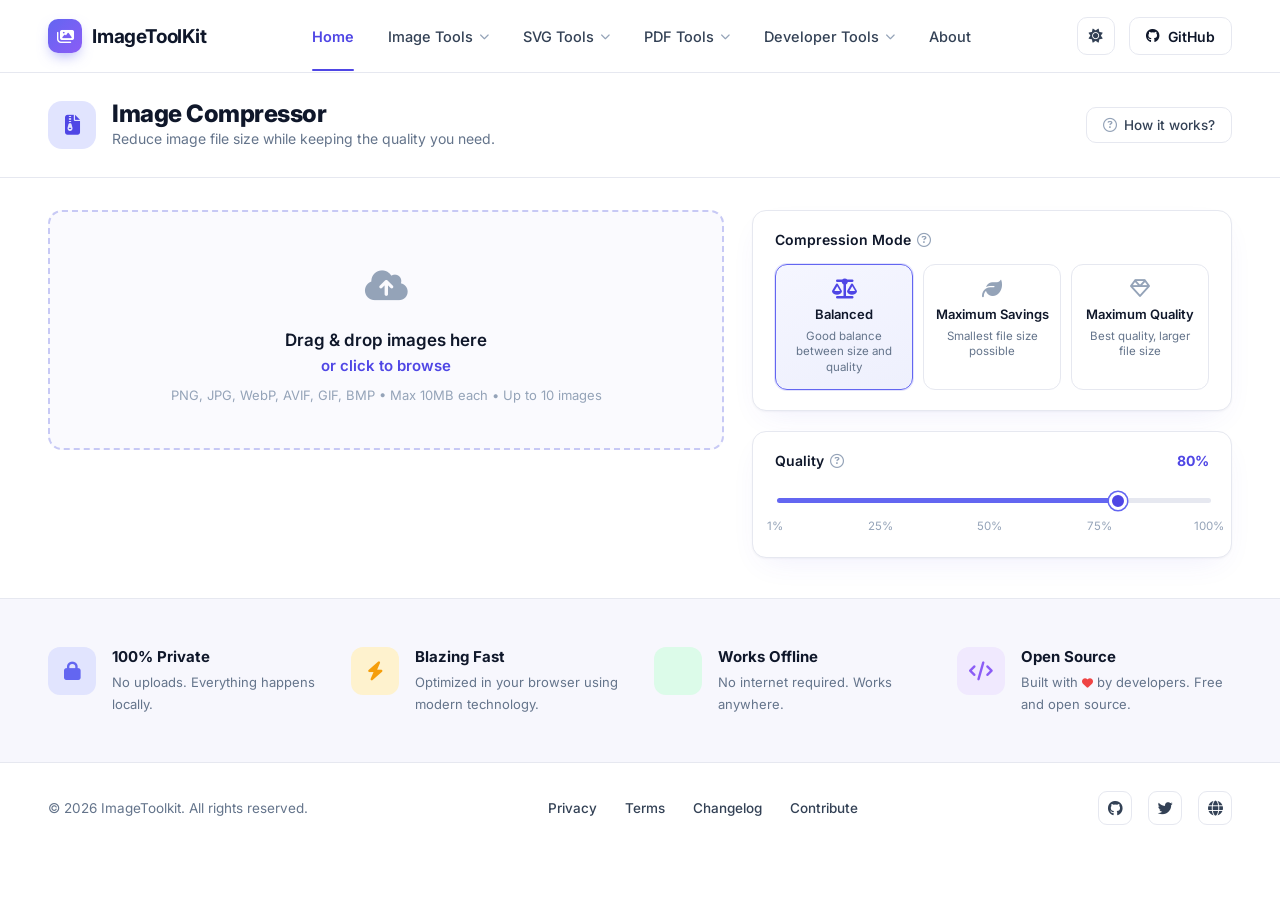
<file: Compressor/compressor.html>
<!DOCTYPE html>
<html lang="en">

<head>
    <meta charset="UTF-8" />
    <meta name="viewport" content="width=device-width, initial-scale=1.0" />
    <title>Image Compressor — ImageToolKit</title>
    <meta name="description"
        content="Compress PNG, JPG, WebP, and AVIF images directly in your browser. Free, private, and blazing fast. No uploads required." />
    <link rel="preconnect" href="https://fonts.googleapis.com" />
    <link rel="preconnect" href="https://fonts.gstatic.com" crossorigin />
    <link href="https://fonts.googleapis.com/css2?family=Inter:wght@400;500;600;700;800&display=swap"
        rel="stylesheet" />
    <link rel="stylesheet" href="https://cdnjs.cloudflare.com/ajax/libs/font-awesome/6.5.0/css/all.min.css" />
    <!-- Global styles (color system) -->
    <link rel="stylesheet" href="../style.css" />
    <!-- Compressor-specific styles -->
    <link rel="stylesheet" href="compressor.css" />
</head>

<body>

    <!-- ============ HEADER PLACEHOLDER ============ -->
    <div id="header-placeholder"></div>
    <script src="../Header/header.js"></script>

    <!-- ============ MAIN ============ -->
    <main>

        <!-- ---- Page Title Bar ---- -->
        <section class="tool-title-bar">
            <div class="container ttb-inner">
                <div class="ttb-left">
                    <div class="tool-icon-wrap">
                        <i class="fa-solid fa-file-zipper"></i>
                    </div>
                    <div class="ttb-text">
                        <h1 class="ttb-heading">Image Compressor</h1>
                        <p class="ttb-sub">Reduce image file size while keeping the quality you need.</p>
                    </div>
                </div>
                <button class="how-it-works-btn" id="howItWorksBtn" aria-label="How it works">
                    <i class="fa-regular fa-circle-question"></i>
                    How it works?
                </button>
            </div>
        </section>

        <!-- ---- Tool Area ---- -->
        <section class="tool-section">
            <div class="container tool-grid">

                <!-- LEFT: Drop Zone -->
                <div class="dropzone-wrap">
                    <div class="dropzone" id="dropzone" role="button" tabindex="0"
                        aria-label="Drop zone for image upload">
                        <div class="dz-inner">
                            <div class="dz-icon">
                                <i class="fa-solid fa-cloud-arrow-up"></i>
                            </div>
                            <p class="dz-heading">Drag &amp; drop images here</p>
                            <label class="dz-browse" for="fileInput">or click to browse</label>
                            <input type="file" id="fileInput" multiple
                                accept="image/png,image/jpeg,image/webp,image/avif,image/gif,image/bmp" hidden />
                            <p class="dz-formats">PNG, JPG, WebP, AVIF, GIF, BMP &bull; Max 10MB each &bull; Up to 10
                                images</p>
                        </div>
                    </div>
                </div>

                <!-- RIGHT: Controls Panel -->
                <div class="controls-panel">

                    <!-- Compression Mode -->
                    <div class="cp-block">
                        <div class="cp-block-header">
                            <span class="cp-label">Compression Mode</span>
                            <button class="info-btn" aria-label="Info about compression mode"><i
                                    class="fa-regular fa-circle-question"></i></button>
                        </div>
                        <div class="mode-cards" id="modeCards">
                            <button class="mode-card active" data-mode="balanced" id="modeBalanced">
                                <i class="fa-solid fa-scale-balanced"></i>
                                <strong>Balanced</strong>
                                <span>Good balance between size and quality</span>
                            </button>
                            <button class="mode-card" data-mode="max-savings" id="modeMaxSavings">
                                <i class="fa-solid fa-leaf"></i>
                                <strong>Maximum Savings</strong>
                                <span>Smallest file size possible</span>
                            </button>
                            <button class="mode-card" data-mode="max-quality" id="modeMaxQuality">
                                <i class="fa-regular fa-gem"></i>
                                <strong>Maximum Quality</strong>
                                <span>Best quality, larger file size</span>
                            </button>
                        </div>
                    </div>

                    <!-- Quality Slider -->
                    <div class="cp-block">
                        <div class="quality-header">
                            <span class="cp-label">Quality</span>
                            <button class="info-btn" aria-label="Info about quality"><i
                                    class="fa-regular fa-circle-question"></i></button>
                            <span class="quality-display" id="qualityDisplay">80%</span>
                        </div>
                        <div class="slider-track-wrap">
                            <input type="range" id="qualitySlider" min="1" max="100" value="80"
                                aria-label="Compression quality" />
                        </div>
                        <div class="slider-labels">
                            <span data-value="1">1%</span>
                            <span data-value="25">25%</span>
                            <span data-value="50">50%</span>
                            <span data-value="75">75%</span>
                            <span data-value="100">100%</span>
                        </div>
                    </div>

                </div>
            </div>
        </section>

        <!-- ---- Image List + Summary ---- -->
        <section class="list-section" id="listSection" hidden>
            <div class="container list-grid">

                <!-- Image Table -->
                <div class="image-table-wrap">
                    <div class="image-table-header">
                        <h2 class="it-heading" id="imageCountHeading">Added Images (0)</h2>
                        <button class="clear-all-btn" id="clearAllBtn" title="Remove all images">
                            <i class="fa-regular fa-trash-can"></i> Clear All
                        </button>
                    </div>

                    <div class="it-table-container">
                        <table class="it-table" id="imageTable">
                            <thead>
                                <tr>
                                    <th class="col-preview">Preview</th>
                                    <th class="col-name">File Name</th>
                                    <th class="col-orig">Original Size</th>
                                    <th class="col-est">Estimated Size</th>
                                    <th class="col-save">Savings</th>
                                    <th class="col-status">Status</th>
                                    <th class="col-actions">Actions</th>
                                </tr>
                            </thead>
                            <tbody id="imageTableBody">
                                <!-- rows injected by JS -->
                            </tbody>
                        </table>
                    </div>
                </div>

                <!-- Compression Summary -->
                <div class="summary-panel" id="summaryPanel">
                    <h3 class="summary-title">Compression Summary</h3>

                    <div class="summary-rows">
                        <div class="summary-row">
                            <span class="sr-label">Original Total Size</span>
                            <span class="sr-value" id="sumOriginal">0 KB</span>
                        </div>
                        <div class="summary-row">
                            <span class="sr-label">Estimated Total Size</span>
                            <span class="sr-value" id="sumEstimated">0 KB</span>
                        </div>
                        <div class="summary-row savings-row">
                            <span class="sr-label">Total Savings</span>
                            <span class="sr-value savings-value" id="sumSavings">0 KB (0%)</span>
                        </div>
                    </div>

                    <div class="privacy-note">
                        <i class="fa-solid fa-circle-info"></i>
                        <p>All images are processed in your browser. Your files never leave your device.</p>
                    </div>

                    <button class="btn-compress" id="compressBtn" disabled>
                        <i class="fa-solid fa-bolt"></i>
                        Compress Images
                    </button>
                    <button class="btn-download-all" id="downloadAllBtn" disabled>
                        <i class="fa-solid fa-download"></i>
                        Download All
                    </button>
                </div>

            </div>
        </section>

        <!-- ============ HOW IT WORKS MODAL ============ -->
        <div class="hiw-backdrop" id="hiwBackdrop" role="dialog" aria-modal="true" aria-labelledby="hiwTitle" hidden>
            <div class="hiw-modal">

                <!-- Header -->
                <div class="hiw-header">
                    <div class="hiw-header-left">
                        <div class="hiw-icon-wrap"><i class="fa-solid fa-file-zipper"></i></div>
                        <div>
                            <h2 class="hiw-title" id="hiwTitle">How Image Compression Works</h2>
                            <p class="hiw-subtitle">Everything happens in your browser — private &amp; instant.</p>
                        </div>
                    </div>
                    <button class="hiw-close" id="hiwClose" aria-label="Close modal">
                        <i class="fa-solid fa-xmark"></i>
                    </button>
                </div>

                <!-- Steps -->
                <div class="hiw-steps">
                    <div class="hiw-step">
                        <div class="hiw-step-num">1</div>
                        <div class="hiw-step-body">
                            <strong>Upload your images</strong>
                            <span>Drag &amp; drop or click to browse. You can add up to 10 images at once — PNG, JPG,
                                WebP, AVIF, GIF, or BMP. Max 10 MB per file.</span>
                        </div>
                    </div>
                    <div class="hiw-step">
                        <div class="hiw-step-num">2</div>
                        <div class="hiw-step-body">
                            <strong>Choose a compression mode</strong>
                            <span><b>Balanced</b> hits the sweet spot between size and quality. <b>Maximum Savings</b>
                                shrinks files as small as possible. <b>Maximum Quality</b> keeps near-original fidelity
                                with modest savings.</span>
                        </div>
                    </div>
                    <div class="hiw-step">
                        <div class="hiw-step-num">3</div>
                        <div class="hiw-step-body">
                            <strong>Adjust the quality slider</strong>
                            <span>Fine-tune compression from 1 % (smallest) to 100 % (largest). The table instantly
                                updates estimated output sizes and savings so you can preview the trade-off before
                                committing.</span>
                        </div>
                    </div>
                    <div class="hiw-step">
                        <div class="hiw-step-num">4</div>
                        <div class="hiw-step-body">
                            <strong>Click "Compress Images"</strong>
                            <span>Your browser draws each image onto a hidden canvas and re-encodes it using the Web
                                Canvas API at your chosen quality. No files leave your device — ever.</span>
                        </div>
                    </div>
                    <div class="hiw-step">
                        <div class="hiw-step-num">5</div>
                        <div class="hiw-step-body">
                            <strong>Download your results</strong>
                            <span>Each compressed image gets its own download button. Or hit <b>Download All</b> to save
                                everything at once. The status column shows <em>Done</em> when an image is ready.</span>
                        </div>
                    </div>
                </div>

                <!-- Format support table -->
                <div class="hiw-formats">
                    <p class="hiw-formats-title"><i class="fa-solid fa-table"></i> Supported formats &amp; compression
                        notes</p>
                    <div class="hiw-format-grid">
                        <div class="hiw-format-row hiw-format-head">
                            <span>Format</span><span>Output</span><span>Typical savings</span>
                        </div>
                        <div class="hiw-format-row">
                            <span><span class="fmt-badge fmt-jpg">JPG</span></span>
                            <span>JPEG (re-encoded)</span>
                            <span class="fmt-savings">15 – 60 %</span>
                        </div>
                        <div class="hiw-format-row">
                            <span><span class="fmt-badge fmt-png">PNG</span></span>
                            <span>PNG (lossless repack)</span>
                            <span class="fmt-savings">10 – 70 %</span>
                        </div>
                        <div class="hiw-format-row">
                            <span><span class="fmt-badge fmt-webp">WebP</span></span>
                            <span>WebP (re-encoded)</span>
                            <span class="fmt-savings">20 – 55 %</span>
                        </div>
                        <div class="hiw-format-row">
                            <span><span class="fmt-badge fmt-avif">AVIF</span></span>
                            <span>WebP fallback</span>
                            <span class="fmt-savings">25 – 65 %</span>
                        </div>
                    </div>
                </div>

                <!-- Privacy callout -->
                <div class="hiw-privacy">
                    <i class="fa-solid fa-shield-halved"></i>
                    <div>
                        <strong>100 % Private</strong>
                        <span>All processing uses the Web Canvas API inside your browser tab. Your images are <em>never
                                uploaded</em> to any server.</span>
                    </div>
                </div>

                <!-- Footer action -->
                <div class="hiw-footer">
                    <button class="hiw-got-it" id="hiwGotIt">Got it, let's compress!</button>
                </div>

            </div>
        </div>

        <!-- ---- Feature Strip ---- -->
        <section class="feature-strip">
            <div class="container fs-grid">
                <div class="fs-item">
                    <div class="fs-icon fi-indigo"><i class="fa-solid fa-lock"></i></div>
                    <div class="fs-text">
                        <strong>100% Private</strong>
                        <span>No uploads. Everything happens locally.</span>
                    </div>
                </div>
                <div class="fs-item">
                    <div class="fs-icon fi-amber"><i class="fa-solid fa-bolt"></i></div>
                    <div class="fs-text">
                        <strong>Blazing Fast</strong>
                        <span>Optimized in your browser using modern technology.</span>
                    </div>
                </div>
                <div class="fs-item">
                    <div class="fs-icon fi-green"><i class="fa-solid fa-wifi-slash"></i></div>
                    <div class="fs-text">
                        <strong>Works Offline</strong>
                        <span>No internet required. Works anywhere.</span>
                    </div>
                </div>
                <div class="fs-item">
                    <div class="fs-icon fi-purple"><i class="fa-solid fa-code"></i></div>
                    <div class="fs-text">
                        <strong>Open Source</strong>
                        <span>Built with <i class="fa-solid fa-heart fs-heart"></i> by developers. Free and open
                            source.</span>
                    </div>
                </div>
            </div>
        </section>

    </main>

    <!-- ============ FOOTER ============ -->
    <footer class="site-footer">
        <div class="footer-inner container">
            <span class="footer-copy">&copy; 2026 ImageToolkit. All rights reserved.</span>
            <nav class="footer-links">
                <a href="#">Privacy</a>
                <a href="#">Terms</a>
                <a href="#">Changelog</a>
                <a href="#">Contribute</a>
            </nav>
            <div class="footer-social">
                <a href="#" aria-label="GitHub"><i class="fa-brands fa-github"></i></a>
                <a href="#" aria-label="Twitter"><i class="fa-brands fa-twitter"></i></a>
                <a href="#" aria-label="Globe"><i class="fa-solid fa-globe"></i></a>
            </div>
        </div>
    </footer>

    <!-- ============ SCRIPTS ============ -->
    <script src="compressor.js"></script>
</body>

</html>
</file>
<file: style.css>
:root{
    --indigo-600:#4F46E5;
    --indigo-500:#6366F1;
    --indigo-400:#818CF8;
    --purple-500:#8B5CF6;
    --text-900:#0F172A;
    --text-700:#334155;
    --text-500:#64748B;
    --text-400:#94A3B8;
    --border:#E6E8F0;
    --bg-soft:#F7F7FD;
    --surface:#FFFFFF;
    --purple-bg:#F0E9FE; --purple-ic:#8B5CF6;
    --green-bg:#DCFBE9;  --green-ic:#16A34A;
    --red-bg:#FEE3E2;    --red-ic:#EF4444;
    --amber-bg:#FEF2CE;  --amber-ic:#F59E0B;
    --blue-bg:#DCEAFE;   --blue-ic:#3B82F6;
    --ind-bg:#E1E4FE;    --ind-ic:#6366F1;
    --radius-lg:20px;
    --radius-md:14px;
    --radius-sm:10px;
    --shadow-card: 0 1px 2px rgba(15,23,42,.04), 0 12px 32px -12px rgba(79,70,229,.10);
    --shadow-window: 0 30px 60px -20px rgba(79,70,229,.28), 0 10px 24px -10px rgba(15,23,42,.12);
  }

  *{box-sizing:border-box;}
  html{scroll-behavior:smooth;}
  body{
    margin:0;
    font-family:"Inter",system-ui,-apple-system,Segoe UI,Roboto,sans-serif;
    color:var(--text-900);
    background:var(--surface);
    -webkit-font-smoothing:antialiased;
  }
  img,svg{display:block;max-width:100%;}
  a{text-decoration:none;color:inherit;}
  ul{list-style:none;margin:0;padding:0;}
  button{font-family:inherit;cursor:pointer;}
  .container{
    width:100%;
    max-width:1440px;
    margin:0 auto;
    padding:0 48px;
  }




  /* ---------- Hero ---------- */
  .hero-section{position:relative;overflow:hidden;}
  .bg-decor{
    position:absolute;inset:0;z-index:0;pointer-events:none;
  }
  .blob{position:absolute;border-radius:50%;filter:blur(70px);}
  .blob-1{
    width:620px;height:620px;top:-220px;right:-160px;
    background:radial-gradient(circle at 30% 30%, rgba(139,92,246,.30), rgba(99,102,241,.12) 60%, transparent 72%);
  }
  .blob-2{
    width:420px;height:420px;top:120px;left:-160px;
    background:radial-gradient(circle at 60% 40%, rgba(99,102,241,.16), transparent 70%);
  }
  .dot-grid{
    position:absolute;right:60px;bottom:20px;width:220px;height:220px;
    background-image:radial-gradient(var(--indigo-400) 1.4px, transparent 1.4px);
    background-size:16px 16px;opacity:.18;
  }

  .hero{
    position:relative;z-index:1;
    display:grid;grid-template-columns:minmax(0,460px) 1fr;
    gap:64px;align-items:center;
    padding:88px 48px 100px;
  }
  .badge{
    display:inline-flex;align-items:center;gap:8px;
    margin:0 0 26px;padding:8px 16px;border-radius:999px;
    background:var(--ind-bg);color:var(--indigo-600);
    font-size:13px;font-weight:600;
    border:1px solid rgba(99,102,241,.18);
  }
  .badge i{font-size:12px;}
  h1{
    margin:0 0 22px;
    font-size:52px;line-height:1.08;font-weight:800;
    letter-spacing:-.02em;color:var(--text-900);
  }
  .grad-text{
    background:linear-gradient(100deg,var(--indigo-600) 15%, var(--purple-500) 85%);
    -webkit-background-clip:text;background-clip:text;color:transparent;
  }
  .hero-sub{
    font-size:17px;line-height:1.65;color:var(--text-500);
    margin:0 0 34px;max-width:480px;
  }
  .hero-cta{display:flex;align-items:center;gap:14px;margin-bottom:32px;}
  .btn{
    display:inline-flex;align-items:center;gap:9px;
    height:50px;padding:0 24px;border-radius:12px;
    font-size:15px;font-weight:600;border:1px solid transparent;
    transition:transform .15s ease, box-shadow .15s ease, background .15s ease;
  }
  .btn:hover{transform:translateY(-1px);}
  .btn-primary{
    background:linear-gradient(135deg,var(--indigo-600),var(--indigo-500));
    color:#fff;box-shadow:0 12px 24px -8px rgba(79,70,229,.55);
  }
  .btn-outline{
    background:var(--surface);color:var(--text-900);border-color:var(--border);
  }
  .btn-outline:hover{background:var(--bg-soft);}
  .btn-sm{height:38px;padding:0 16px;font-size:13.5px;border-radius:10px;}

  .hero-features{
    display:flex;flex-wrap:wrap;align-items:center;gap:22px;
  }
  .hero-features li{
    display:flex;align-items:center;gap:7px;
    font-size:13.5px;font-weight:600;color:var(--text-700);
  }
  .hero-features i{color:var(--indigo-600);font-size:14px;}

  /* ---------- App window mockup ---------- */
  .hero-mockup{position:relative;}
  .app-window{
    background:var(--surface);
    border:1px solid var(--border);
    border-radius:18px;
    box-shadow:var(--shadow-window);
    overflow:hidden;
  }
  .window-titlebar{
    display:flex;align-items:center;gap:7px;
    padding:14px 18px;border-bottom:1px solid var(--border);
    background:#FBFBFE;
  }
  .dot{width:11px;height:11px;border-radius:50%;}
  .dot-red{background:#FF5F57;}
  .dot-yellow{background:#FEBC2E;}
  .dot-green{background:#28C840;}

  .window-body{display:flex;min-height:420px;}
  .app-sidebar{
    width:190px;flex-shrink:0;
    border-right:1px solid var(--border);
    padding:18px 12px;background:#FCFCFF;
  }
  .app-title{
    margin:0 0 14px;padding:0 6px;
    font-size:14px;font-weight:700;color:var(--text-900);
  }
  .tool-list{display:flex;flex-direction:column;gap:2px;}
  .tool-list li{
    display:flex;align-items:center;gap:10px;
    padding:9px 10px;border-radius:9px;
    font-size:13px;font-weight:500;color:var(--text-500);
  }
  .tool-list li i{width:15px;font-size:13px;color:var(--text-400);}
  .tool-list li.active{
    background:var(--ind-bg);color:var(--indigo-600);font-weight:600;
  }
  .tool-list li.active i{color:var(--indigo-600);}

  .app-main{
    flex:1;padding:22px;
    display:grid;grid-template-columns:1fr 190px;
    grid-template-rows:auto auto;gap:16px;
  }
  .preview-row{
    grid-column:1;grid-row:1;
    display:grid;grid-template-columns:1fr auto 1fr;
    align-items:center;gap:12px;
  }
  .preview-box{min-width:0;}
  .preview-label{
    display:block;margin-bottom:8px;
    font-size:11.5px;font-weight:600;color:var(--text-500);
  }
  .preview-frame{
    border-radius:11px;overflow:hidden;border:1px solid var(--border);
    aspect-ratio:4/3;background:#EAF3FB;
  }
  .preview-arrow{color:var(--indigo-400);font-size:14px;padding-top:20px;}

  .controls-row{
    grid-column:1;grid-row:2;
    display:grid;grid-template-columns:1fr 1fr;gap:14px;
  }
  .panel{
    border:1px solid var(--border);border-radius:13px;
    padding:14px 16px;background:#FCFCFF;
  }
  .panel-title{margin:0 0 12px;font-size:12px;font-weight:700;color:var(--text-700);}
  .field{margin-bottom:10px;}
  .field label{
    display:block;margin-bottom:5px;
    font-size:10.5px;font-weight:600;color:var(--text-400);
    text-transform:uppercase;letter-spacing:.03em;
  }
  .dim-fields{display:flex;align-items:flex-end;gap:8px;margin-bottom:10px;}
  .dim-fields .field{flex:1;margin-bottom:0;}
  .input, select{
    width:100%;height:34px;padding:0 10px;
    border:1px solid var(--border);border-radius:8px;
    font-size:12.5px;font-family:inherit;color:var(--text-900);
    background:var(--surface);
    display:flex;align-items:center;
  }
  .stepper{
    position:relative;display:flex;align-items:center;
    border:1px solid var(--border);border-radius:8px;height:34px;padding:0 8px;
    justify-content:space-between;background:var(--surface);
  }
  .stepper span{font-size:12.5px;color:var(--text-900);}
  .stepper .carets{display:flex;flex-direction:column;gap:1px;color:var(--text-400);font-size:8px;line-height:1;}
  .link-icon{
    width:26px;height:26px;border-radius:7px;flex-shrink:0;
    display:flex;align-items:center;justify-content:center;
    background:var(--ind-bg);color:var(--indigo-600);font-size:10.5px;
    margin-bottom:4px;
  }
  select{appearance:none;-webkit-appearance:none;position:relative;font-size:12.5px;}
  .select-wrap{position:relative;}
  .select-wrap i{
    position:absolute;right:10px;top:50%;transform:translateY(-50%);
    font-size:10px;color:var(--text-400);pointer-events:none;
  }
  .quality-row{display:flex;align-items:center;justify-content:space-between;margin-bottom:6px;}
  .quality-row label{margin:0;}
  .quality-value{font-size:11px;font-weight:600;color:var(--text-700);}
  input[type=range]{
    -webkit-appearance:none;width:100%;height:5px;border-radius:3px;
    background:linear-gradient(to right, var(--indigo-500) 80%, var(--border) 80%);
    outline:none;
  }
  input[type=range]::-webkit-slider-thumb{
    -webkit-appearance:none;width:15px;height:15px;border-radius:50%;
    background:var(--indigo-600);border:3px solid #fff;
    box-shadow:0 0 0 1px var(--indigo-600);cursor:pointer;
  }

  .upload-panel{
    grid-column:2;grid-row:1 / span 2;
    border:1.5px dashed #C7C9F5;border-radius:13px;
    background:var(--ind-bg);
    display:flex;flex-direction:column;align-items:center;justify-content:center;
    text-align:center;padding:20px 14px;gap:6px;
  }
  .upload-panel i{font-size:22px;color:var(--indigo-500);margin-bottom:6px;}
  .upload-panel p{margin:0;font-size:12.5px;font-weight:700;color:var(--text-900);}
  .upload-panel span{font-size:11px;color:var(--text-500);margin-bottom:10px;}

  /* ---------- Intro section ---------- */
  .features-intro{
    text-align:center;padding:100px 48px 56px;
  }
  .features-intro h2{
    margin:0 0 14px;font-size:34px;font-weight:800;letter-spacing:-.01em;
  }
  .features-intro p{
    margin:0 auto;max-width:560px;font-size:16px;color:var(--text-500);
  }

  /* ---------- Feature cards ---------- */
  .features-grid{
    display:grid;grid-template-columns:repeat(3,1fr);gap:22px;
    padding:0 48px 30px;
  }
  .feature-card{
    border:1px solid var(--border);border-radius:var(--radius-md);
    padding:26px 24px;background:var(--surface);
    box-shadow:var(--shadow-card);
    transition:transform .18s ease, box-shadow .18s ease;
  }
  .feature-card:hover{transform:translateY(-3px);box-shadow:0 20px 40px -18px rgba(79,70,229,.22);}
  .feature-icon{
    width:46px;height:46px;border-radius:12px;
    display:flex;align-items:center;justify-content:center;
    font-size:18px;margin-bottom:16px;
  }
  .feature-card h3{margin:0 0 8px;font-size:16.5px;font-weight:700;}
  .feature-card p{margin:0;font-size:13.5px;line-height:1.55;color:var(--text-500);}

  .fi-purple{background:var(--purple-bg);color:var(--purple-ic);}
  .fi-green{background:var(--green-bg);color:var(--green-ic);}
  .fi-red{background:var(--red-bg);color:var(--red-ic);}
  .fi-amber{background:var(--amber-bg);color:var(--amber-ic);}
  .fi-blue{background:var(--blue-bg);color:var(--blue-ic);}
  .fi-indigo{background:var(--ind-bg);color:var(--ind-ic);}

  /* ---------- Trust strip ---------- */
  .trust-strip{
    background:var(--bg-soft);border-top:1px solid var(--border);
    margin-top:40px;
  }
  .trust-inner{
    display:grid;grid-template-columns:repeat(3,1fr);
    padding:44px 48px;
  }
  .trust-item{
    display:flex;align-items:center;gap:16px;
    padding:0 32px;
  }
  .trust-item:not(:first-child){border-left:1px solid var(--border);}
  .trust-item i{font-size:19px;color:var(--text-700);flex-shrink:0;width:22px;}
  .trust-item strong{display:block;font-size:14.5px;font-weight:700;color:var(--text-900);}
  .trust-item span{display:block;font-size:13px;color:var(--text-500);margin-top:2px;}

  footer.site-footer{
    text-align:center;padding:32px 24px;font-size:13px;color:var(--text-400);
  }

  /* ---------- Responsive ---------- */
  @media (max-width:1080px){
    .hero{grid-template-columns:1fr;padding:56px 24px 60px;}
    .container{padding:0 24px;}
    .features-grid{grid-template-columns:repeat(2,1fr);padding:0 24px;}
    .trust-inner{grid-template-columns:1fr;gap:18px;padding:32px 24px;}
    .trust-item{border-left:none !important;padding:0;}
    .features-intro{padding:70px 24px 40px;}
    h1{font-size:42px;}
  }
  @media (max-width:640px){
    .features-grid{grid-template-columns:1fr;}
    .window-body{flex-direction:column;min-height:auto;}
    .app-sidebar{width:100%;border-right:none;border-bottom:1px solid var(--border);}
    .app-main{grid-template-columns:1fr;}
    .controls-row{grid-template-columns:1fr;}
    .upload-panel{grid-column:1;grid-row:3;}
    h1{font-size:38px;}
  }
</file>
<file: Compressor/compressor.css>
/* ============================================================
   Image Compressor — Page Styles
   Depends on: ../style.css for :root color tokens + base resets
   ============================================================ */

/* ---- Tool Title Bar ---- */
.tool-title-bar {
    border-bottom: 1px solid var(--border);
    background: var(--surface);
    padding: 28px 0;
}

.ttb-inner {
    display: flex;
    align-items: center;
    justify-content: space-between;
    gap: 16px;
}

.ttb-left {
    display: flex;
    align-items: center;
    gap: 16px;
}

.tool-icon-wrap {
    width: 48px;
    height: 48px;
    border-radius: 14px;
    display: flex;
    align-items: center;
    justify-content: center;
    background: var(--ind-bg);
    color: var(--indigo-600);
    font-size: 20px;
    flex-shrink: 0;
}

.ttb-text {
    display: flex;
    flex-direction: column;
    gap: 2px;
}

.ttb-heading {
    margin: 0;
    font-size: 24px;
    font-weight: 800;
    color: var(--text-900);
    letter-spacing: -.02em;
    line-height: 1.1;
}

.ttb-sub {
    margin: 0;
    font-size: 14px;
    color: var(--text-500);
    line-height: 1.4;
}

.how-it-works-btn {
    display: inline-flex;
    align-items: center;
    gap: 7px;
    padding: 9px 16px;
    border-radius: 10px;
    border: 1px solid var(--border);
    background: var(--surface);
    font-size: 13.5px;
    font-weight: 500;
    color: var(--text-700);
    cursor: pointer;
    transition: background .15s ease, color .15s ease;
    white-space: nowrap;
}

.how-it-works-btn:hover {
    background: var(--bg-soft);
    color: var(--text-900);
}

.how-it-works-btn i {
    color: var(--text-400);
    font-size: 14px;
}

/* ---- Tool Section (Drop + Controls) ---- */
.tool-section {
    padding: 32px 0 20px;
}

.tool-grid {
    display: grid;
    grid-template-columns: 1fr 480px;
    gap: 28px;
    align-items: start;
}

/* ---- Drop Zone ---- */
.dropzone-wrap {
    min-height: 240px;
}

.dropzone {
    border: 2px dashed #C7C9F5;
    border-radius: var(--radius-md);
    background: #FAFAFE;
    min-height: 240px;
    display: flex;
    align-items: center;
    justify-content: center;
    cursor: pointer;
    transition: border-color .2s ease, background .2s ease;
    position: relative;
}

.dropzone:hover,
.dropzone.dragover {
    border-color: var(--indigo-500);
    background: var(--ind-bg);
}

.dropzone:focus-visible {
    outline: 2px solid var(--indigo-500);
    outline-offset: 2px;
}

.dz-inner {
    display: flex;
    flex-direction: column;
    align-items: center;
    text-align: center;
    gap: 6px;
    padding: 40px 24px;
    pointer-events: none;
}

.dz-icon {
    width: 56px;
    height: 56px;
    display: flex;
    align-items: center;
    justify-content: center;
    margin-bottom: 10px;
    color: var(--text-400);
    font-size: 34px;
    line-height: 1;
}

.dz-heading {
    margin: 0;
    font-size: 17px;
    font-weight: 600;
    color: var(--text-900);
}

.dz-browse {
    font-size: 15px;
    font-weight: 600;
    color: var(--indigo-600);
    cursor: pointer;
    pointer-events: auto;
    transition: color .15s ease;
}

.dz-browse:hover {
    color: var(--indigo-500);
    text-decoration: underline;
}

.dz-formats {
    margin: 6px 0 0;
    font-size: 13px;
    color: var(--text-400);
}

/* ---- Controls Panel (right side) ---- */
.controls-panel {
    display: flex;
    flex-direction: column;
    gap: 20px;
}

.cp-block {
    background: var(--surface);
    border: 1px solid var(--border);
    border-radius: var(--radius-md);
    padding: 20px 22px;
    box-shadow: var(--shadow-card);
}

.cp-block-header {
    display: flex;
    align-items: center;
    gap: 6px;
    margin-bottom: 16px;
}

.cp-label {
    font-size: 14px;
    font-weight: 600;
    color: var(--text-900);
}

.info-btn {
    border: none;
    background: none;
    padding: 0;
    color: var(--text-400);
    font-size: 14px;
    cursor: pointer;
    display: flex;
    align-items: center;
    transition: color .15s ease;
}

.info-btn:hover {
    color: var(--text-700);
}

/* Mode Cards */
.mode-cards {
    display: grid;
    grid-template-columns: repeat(3, 1fr);
    gap: 10px;
}

.mode-card {
    display: flex;
    flex-direction: column;
    align-items: center;
    text-align: center;
    gap: 6px;
    padding: 14px 10px;
    border-radius: 12px;
    border: 1.5px solid var(--border);
    background: var(--surface);
    cursor: pointer;
    transition: border-color .18s ease, background .18s ease, box-shadow .18s ease;
}

.mode-card i {
    font-size: 20px;
    color: var(--text-400);
    transition: color .18s ease;
    margin-bottom: 2px;
}

.mode-card strong {
    font-size: 13px;
    font-weight: 600;
    color: var(--text-900);
    line-height: 1.2;
}

.mode-card span {
    font-size: 11.5px;
    color: var(--text-500);
    line-height: 1.35;
}

.mode-card:hover {
    border-color: var(--indigo-400);
    background: #FAFAFE;
}

.mode-card.active {
    border-color: var(--indigo-500);
    background: linear-gradient(160deg, #f5f6ff 0%, #eef0fd 100%);
    box-shadow: 0 0 0 1px rgba(99, 102, 241, .18);
}

.mode-card.active i {
    color: var(--indigo-600);
}

/* Quality Slider */
.quality-header {
    display: flex;
    align-items: center;
    gap: 6px;
    margin-bottom: 14px;
}

.quality-display {
    margin-left: auto;
    font-size: 14px;
    font-weight: 700;
    color: var(--indigo-600);
}

.slider-track-wrap {
    padding: 4px 0;
}

.slider-track-wrap input[type="range"] {
    -webkit-appearance: none;
    appearance: none;
    width: 100%;
    height: 5px;
    border-radius: 3px;
    background: var(--border);
    outline: none;
    cursor: pointer;
}

.slider-track-wrap input[type="range"]::-webkit-slider-thumb {
    -webkit-appearance: none;
    appearance: none;
    width: 18px;
    height: 18px;
    border-radius: 50%;
    background: var(--indigo-600);
    border: 3px solid #fff;
    box-shadow: 0 0 0 1.5px var(--indigo-500);
    cursor: pointer;
    transition: box-shadow .15s ease;
}

.slider-track-wrap input[type="range"]::-webkit-slider-thumb:hover {
    box-shadow: 0 0 0 3px rgba(99, 102, 241, .25);
}

.slider-track-wrap input[type="range"]::-moz-range-thumb {
    width: 18px;
    height: 18px;
    border-radius: 50%;
    background: var(--indigo-600);
    border: 3px solid #fff;
    box-shadow: 0 0 0 1.5px var(--indigo-500);
    cursor: pointer;
}

.slider-labels {
    position: relative;
    margin-top: 8px;
    height: 18px;
    /* reserve space for the absolutely-positioned labels */
}

.slider-labels span {
    position: absolute;
    transform: translateX(-50%);
    font-size: 11.5px;
    color: var(--text-400);
    white-space: nowrap;
}

/* ============ List Section ============ */
.list-section {
    padding: 16px 0 32px;
}

.list-section[hidden] {
    display: none;
}

.list-grid {
    display: grid;
    grid-template-columns: 1fr 300px;
    gap: 28px;
    align-items: start;
}

/* Image Table */
.image-table-wrap {
    background: var(--surface);
    border: 1px solid var(--border);
    border-radius: var(--radius-md);
    overflow: hidden;
    box-shadow: var(--shadow-card);
}

.image-table-header {
    display: flex;
    align-items: center;
    justify-content: space-between;
    padding: 18px 22px 14px;
    border-bottom: 1px solid var(--border);
}

.it-heading {
    margin: 0;
    font-size: 16px;
    font-weight: 700;
    color: var(--text-900);
}

.clear-all-btn {
    display: inline-flex;
    align-items: center;
    gap: 6px;
    padding: 7px 13px;
    border-radius: 8px;
    border: 1px solid var(--border);
    background: var(--surface);
    font-size: 12.5px;
    font-weight: 500;
    color: var(--text-500);
    cursor: pointer;
    transition: background .15s ease, color .15s ease;
}

.clear-all-btn:hover {
    background: var(--red-bg);
    color: var(--red-ic);
    border-color: transparent;
}

.it-table-container {
    overflow-x: auto;
}

.it-table {
    width: 100%;
    border-collapse: collapse;
    min-width: 680px;
}

.it-table thead {
    background: var(--bg-soft);
}

.it-table th {
    padding: 11px 14px;
    font-size: 12px;
    font-weight: 600;
    color: var(--text-500);
    text-align: left;
    border-bottom: 1px solid var(--border);
    white-space: nowrap;
}

.it-table td {
    padding: 12px 14px;
    font-size: 13.5px;
    color: var(--text-700);
    vertical-align: middle;
    border-bottom: 1px solid var(--border);
}

.it-table tbody tr:last-child td {
    border-bottom: none;
}

.it-table tbody tr {
    transition: background .12s ease;
}

.it-table tbody tr:hover {
    background: var(--bg-soft);
}

/* Column widths */
.col-preview {
    width: 72px;
}

.col-name {
    min-width: 180px;
}

.col-orig,
.col-est {
    width: 110px;
}

.col-save {
    width: 130px;
}

.col-status {
    width: 90px;
}

.col-actions {
    width: 60px;
    text-align: center;
}

/* Preview thumbnail */
.img-thumb {
    width: 52px;
    height: 42px;
    border-radius: 8px;
    object-fit: cover;
    border: 1px solid var(--border);
    display: block;
}

/* File name cell */
.file-name-cell {
    display: flex;
    flex-direction: column;
    gap: 2px;
}

.file-name-cell strong {
    font-size: 13.5px;
    font-weight: 600;
    color: var(--text-900);
}

.file-name-cell span {
    font-size: 11.5px;
    color: var(--text-400);
}

/* Savings badge */
.savings-badge {
    font-size: 13px;
    font-weight: 700;
    color: var(--green-ic);
}

/* Status dot */
.status-cell {
    display: flex;
    align-items: center;
    gap: 6px;
}

.status-dot {
    width: 8px;
    height: 8px;
    border-radius: 50%;
    flex-shrink: 0;
}

.status-dot.ready {
    background: var(--green-ic);
}

.status-dot.pending {
    background: var(--amber-ic);
}

.status-dot.done {
    background: var(--indigo-500);
}

.status-dot.error {
    background: var(--red-ic);
}

.status-label {
    font-size: 13px;
    font-weight: 500;
}

.status-label.ready {
    color: var(--green-ic);
}

.status-label.pending {
    color: var(--amber-ic);
}

.status-label.done {
    color: var(--indigo-500);
}

.status-label.error {
    color: var(--red-ic);
}

.status-dot.compressing {
    background: var(--indigo-400);
    animation: statusPulse 1s ease-in-out infinite;
}

.status-label.compressing {
    color: var(--indigo-500);
}

@keyframes statusPulse {

    0%,
    100% {
        opacity: 1;
    }

    50% {
        opacity: 0.35;
    }
}

/* Delete button in table */
.del-btn {
    width: 34px;
    height: 34px;
    border-radius: 8px;
    border: 1px solid var(--border);
    background: var(--surface);
    color: var(--text-400);
    font-size: 13px;
    display: inline-flex;
    align-items: center;
    justify-content: center;
    cursor: pointer;
    transition: background .15s ease, color .15s ease, border-color .15s ease;
    margin: 0 auto;
}

.del-btn:hover {
    background: var(--red-bg);
    color: var(--red-ic);
    border-color: transparent;
}

/* Download single row button */
.dl-row-btn {
    width: 34px;
    height: 34px;
    border-radius: 8px;
    border: 1px solid var(--border);
    background: var(--surface);
    color: var(--indigo-600);
    font-size: 13px;
    display: inline-flex;
    align-items: center;
    justify-content: center;
    cursor: pointer;
    transition: background .15s ease, color .15s ease;
    margin: 0 auto;
}

.dl-row-btn:hover {
    background: var(--ind-bg);
}

/* Actions cell group */
.actions-cell {
    display: flex;
    align-items: center;
    justify-content: center;
    gap: 6px;
}

/* ============ Summary Panel ============ */
.summary-panel {
    background: var(--surface);
    border: 1px solid var(--border);
    border-radius: var(--radius-md);
    padding: 22px;
    box-shadow: var(--shadow-card);
    display: flex;
    flex-direction: column;
    gap: 0;
}

.summary-title {
    margin: 0 0 18px;
    font-size: 16px;
    font-weight: 700;
    color: var(--text-900);
}

.summary-rows {
    display: flex;
    flex-direction: column;
    gap: 0;
    border: 1px solid var(--border);
    border-radius: 10px;
    overflow: hidden;
    margin-bottom: 16px;
}

.summary-row {
    display: flex;
    align-items: center;
    justify-content: space-between;
    padding: 11px 14px;
    background: var(--surface);
    gap: 8px;
}

.summary-row+.summary-row {
    border-top: 1px solid var(--border);
}

.savings-row {
    background: var(--green-bg);
}

.sr-label {
    font-size: 13px;
    color: var(--text-500);
}

.sr-value {
    font-size: 13.5px;
    font-weight: 600;
    color: var(--text-900);
    white-space: nowrap;
}

.savings-value {
    color: var(--green-ic);
    font-size: 15px;
    font-weight: 700;
}

.privacy-note {
    display: flex;
    align-items: flex-start;
    gap: 10px;
    padding: 12px 14px;
    border-radius: 10px;
    border: 1px solid var(--border);
    background: var(--bg-soft);
    margin-bottom: 18px;
}

.privacy-note i {
    font-size: 14px;
    color: var(--text-400);
    margin-top: 1px;
    flex-shrink: 0;
}

.privacy-note p {
    margin: 0;
    font-size: 12.5px;
    color: var(--text-500);
    line-height: 1.5;
}

/* CTA Buttons */
.btn-compress {
    display: flex;
    align-items: center;
    justify-content: center;
    gap: 9px;
    width: 100%;
    height: 48px;
    border-radius: 12px;
    border: none;
    background: linear-gradient(135deg, var(--indigo-600), var(--indigo-500));
    color: #fff;
    font-size: 15px;
    font-weight: 700;
    cursor: pointer;
    box-shadow: 0 8px 20px -6px rgba(79, 70, 229, .55);
    transition: transform .15s ease, box-shadow .15s ease, opacity .15s ease;
    margin-bottom: 10px;
}

.btn-compress:hover:not(:disabled) {
    transform: translateY(-1px);
    box-shadow: 0 12px 24px -6px rgba(79, 70, 229, .65);
}

.btn-compress:disabled {
    opacity: 0.45;
    cursor: not-allowed;
    box-shadow: none;
}

.btn-download-all {
    display: flex;
    align-items: center;
    justify-content: center;
    gap: 9px;
    width: 100%;
    height: 44px;
    border-radius: 12px;
    border: 1.5px solid var(--border);
    background: var(--surface);
    color: var(--text-900);
    font-size: 14px;
    font-weight: 600;
    cursor: pointer;
    transition: background .15s ease, border-color .15s ease, transform .15s ease;
}

.btn-download-all:hover:not(:disabled) {
    background: var(--bg-soft);
    border-color: var(--indigo-400);
    transform: translateY(-1px);
}

.btn-download-all:disabled {
    opacity: 0.4;
    cursor: not-allowed;
}

.btn-download-all i {
    color: var(--indigo-600);
}

/* Compress button spinning state */
.btn-compress.compressing i {
    animation: spin 1s linear infinite;
}

@keyframes spin {
    from {
        transform: rotate(0deg);
    }

    to {
        transform: rotate(360deg);
    }
}

/* ============ Feature Strip ============ */
.feature-strip {
    background: var(--bg-soft);
    border-top: 1px solid var(--border);
    padding: 48px 0;
    margin-top: 20px;
}

.fs-grid {
    display: grid;
    grid-template-columns: repeat(4, 1fr);
    gap: 28px;
}

.fs-item {
    display: flex;
    align-items: flex-start;
    gap: 16px;
}

.fs-icon {
    width: 48px;
    height: 48px;
    border-radius: 12px;
    display: flex;
    align-items: center;
    justify-content: center;
    font-size: 19px;
    flex-shrink: 0;
}

/* reuse colour helpers from style.css / about.css */
.fi-indigo {
    background: var(--ind-bg);
    color: var(--ind-ic);
}

.fi-amber {
    background: var(--amber-bg);
    color: var(--amber-ic);
}

.fi-green {
    background: var(--green-bg);
    color: var(--green-ic);
}

.fi-purple {
    background: var(--purple-bg);
    color: var(--purple-ic);
}

.fs-text strong {
    display: block;
    font-size: 15px;
    font-weight: 700;
    color: var(--text-900);
    margin-bottom: 5px;
}

.fs-text span {
    font-size: 13px;
    color: var(--text-500);
    line-height: 1.5;
}

.fs-heart {
    color: #EF4444;
    font-size: 11px;
}

/* ============ Footer ============ */
/* Use tag+class selector to match global style.css specificity and win */
footer.site-footer {
    border-top: 1px solid var(--border);
    text-align: left;
    padding: 0;
    font-size: inherit;
    color: inherit;
}

footer.site-footer .footer-inner {
    display: flex;
    align-items: center;
    justify-content: space-between;
    padding: 28px 48px;
    flex-wrap: wrap;
    gap: 16px;
}

.footer-copy {
    font-size: 13.5px;
    color: var(--text-500);
}

.footer-links {
    display: flex;
    gap: 28px;
}

.footer-links a {
    font-size: 13.5px;
    font-weight: 500;
    color: var(--text-700);
    transition: color .12s ease;
}

.footer-links a:hover {
    color: var(--indigo-600);
}

.footer-social {
    display: flex;
    gap: 16px;
}

.footer-social a {
    width: 34px;
    height: 34px;
    border-radius: 9px;
    display: flex;
    align-items: center;
    justify-content: center;
    color: var(--text-700);
    font-size: 15px;
    border: 1px solid var(--border);
    transition: background .12s ease, color .12s ease;
}

.footer-social a:hover {
    background: var(--bg-soft);
    color: var(--indigo-600);
}

/* ============ Progress overlay for "Compressing" ============ */
.compress-progress-bar {
    height: 3px;
    background: linear-gradient(90deg, var(--indigo-600), var(--purple-500));
    border-radius: 0 3px 3px 0;
    transition: width 0.4s ease;
}

/* ============ Toast notification ============ */
.toast {
    position: fixed;
    bottom: 28px;
    right: 28px;
    padding: 13px 20px;
    border-radius: 12px;
    background: var(--text-900);
    color: #fff;
    font-size: 14px;
    font-weight: 500;
    box-shadow: 0 12px 32px -8px rgba(15, 23, 42, .45);
    display: flex;
    align-items: center;
    gap: 10px;
    z-index: 9999;
    animation: toastIn .25s ease forwards;
    max-width: 340px;
}

.toast.success {
    background: #16A34A;
}

.toast.error {
    background: #DC2626;
}

.toast.info {
    background: var(--indigo-600);
}

@keyframes toastIn {
    from {
        opacity: 0;
        transform: translateY(12px);
    }

    to {
        opacity: 1;
        transform: translateY(0);
    }
}

/* ============================================================
   How It Works — Modal
   ============================================================ */

/* Backdrop */
.hiw-backdrop {
    position: fixed;
    inset: 0;
    z-index: 1000;
    background: rgba(15, 23, 42, 0.55);
    backdrop-filter: blur(4px);
    display: flex;
    align-items: center;
    justify-content: center;
    padding: 24px;
    animation: backdropIn .22s ease forwards;
}

.hiw-backdrop[hidden] {
    display: none;
}

@keyframes backdropIn {
    from {
        opacity: 0;
    }

    to {
        opacity: 1;
    }
}

/* Modal card */
.hiw-modal {
    background: var(--surface);
    border: 1px solid var(--border);
    border-radius: 20px;
    box-shadow: var(--shadow-window);
    width: 100%;
    max-width: 640px;
    max-height: 88vh;
    overflow-y: auto;
    animation: modalIn .25s cubic-bezier(.34, 1.30, .64, 1) forwards;
}

@keyframes modalIn {
    from {
        opacity: 0;
        transform: translateY(18px) scale(.97);
    }

    to {
        opacity: 1;
        transform: translateY(0) scale(1);
    }
}

/* Header */
.hiw-header {
    display: flex;
    align-items: flex-start;
    justify-content: space-between;
    gap: 14px;
    padding: 24px 26px 18px;
    border-bottom: 1px solid var(--border);
    position: sticky;
    top: 0;
    background: var(--surface);
    z-index: 1;
    border-radius: 20px 20px 0 0;
}

.hiw-header-left {
    display: flex;
    align-items: flex-start;
    gap: 14px;
}

.hiw-icon-wrap {
    width: 42px;
    height: 42px;
    border-radius: 12px;
    background: var(--ind-bg);
    color: var(--indigo-600);
    font-size: 18px;
    display: flex;
    align-items: center;
    justify-content: center;
    flex-shrink: 0;
    margin-top: 2px;
}

.hiw-title {
    margin: 0 0 4px;
    font-size: 18px;
    font-weight: 800;
    color: var(--text-900);
    letter-spacing: -.02em;
}

.hiw-subtitle {
    margin: 0;
    font-size: 13px;
    color: var(--text-500);
}

.hiw-close {
    width: 34px;
    height: 34px;
    border-radius: 9px;
    border: 1px solid var(--border);
    background: var(--surface);
    color: var(--text-500);
    font-size: 14px;
    display: flex;
    align-items: center;
    justify-content: center;
    cursor: pointer;
    flex-shrink: 0;
    transition: background .14s ease, color .14s ease;
}

.hiw-close:hover {
    background: var(--red-bg);
    color: var(--red-ic);
    border-color: transparent;
}

/* Steps */
.hiw-steps {
    padding: 22px 26px 8px;
    display: flex;
    flex-direction: column;
    gap: 18px;
}

.hiw-step {
    display: flex;
    align-items: flex-start;
    gap: 16px;
}

.hiw-step-num {
    width: 30px;
    height: 30px;
    border-radius: 50%;
    background: linear-gradient(135deg, var(--indigo-600), var(--indigo-500));
    color: #fff;
    font-size: 13px;
    font-weight: 700;
    display: flex;
    align-items: center;
    justify-content: center;
    flex-shrink: 0;
    box-shadow: 0 4px 10px -3px rgba(79, 70, 229, .55);
}

.hiw-step-body {
    display: flex;
    flex-direction: column;
    gap: 4px;
    padding-top: 4px;
}

.hiw-step-body strong {
    font-size: 14.5px;
    font-weight: 700;
    color: var(--text-900);
}

.hiw-step-body span {
    font-size: 13.5px;
    color: var(--text-500);
    line-height: 1.55;
}

/* Format table */
.hiw-formats {
    margin: 18px 26px 0;
    border: 1px solid var(--border);
    border-radius: 12px;
    overflow: hidden;
}

.hiw-formats-title {
    margin: 0;
    padding: 12px 16px;
    font-size: 12.5px;
    font-weight: 700;
    color: var(--text-700);
    background: var(--bg-soft);
    border-bottom: 1px solid var(--border);
    display: flex;
    align-items: center;
    gap: 8px;
}

.hiw-formats-title i {
    color: var(--indigo-500);
}

.hiw-format-grid {
    display: flex;
    flex-direction: column;
}

.hiw-format-row {
    display: grid;
    grid-template-columns: 90px 1fr 100px;
    gap: 8px;
    align-items: center;
    padding: 10px 16px;
    font-size: 13px;
    color: var(--text-700);
    border-bottom: 1px solid var(--border);
}

.hiw-format-row:last-child {
    border-bottom: none;
}

.hiw-format-head {
    background: var(--bg-soft);
    font-size: 11.5px;
    font-weight: 600;
    color: var(--text-400);
    text-transform: uppercase;
    letter-spacing: .04em;
    padding: 8px 16px;
}

.fmt-badge {
    display: inline-flex;
    align-items: center;
    padding: 3px 9px;
    border-radius: 6px;
    font-size: 11px;
    font-weight: 700;
    letter-spacing: .04em;
}

.fmt-jpg {
    background: #FEF2CE;
    color: #B45309;
}

.fmt-png {
    background: var(--blue-bg);
    color: var(--blue-ic);
}

.fmt-webp {
    background: var(--green-bg);
    color: var(--green-ic);
}

.fmt-avif {
    background: var(--purple-bg);
    color: var(--purple-ic);
}

.fmt-savings {
    font-weight: 700;
    color: var(--green-ic);
}

/* Privacy callout */
.hiw-privacy {
    display: flex;
    align-items: flex-start;
    gap: 14px;
    margin: 18px 26px 0;
    padding: 14px 16px;
    background: var(--ind-bg);
    border: 1px solid rgba(99, 102, 241, .2);
    border-radius: 12px;
}

.hiw-privacy>i {
    font-size: 20px;
    color: var(--indigo-600);
    margin-top: 1px;
    flex-shrink: 0;
}

.hiw-privacy strong {
    display: block;
    font-size: 13.5px;
    font-weight: 700;
    color: var(--text-900);
    margin-bottom: 3px;
}

.hiw-privacy span {
    font-size: 13px;
    color: var(--text-500);
    line-height: 1.5;
}

/* Footer */
.hiw-footer {
    padding: 20px 26px 24px;
    display: flex;
    justify-content: flex-end;
}

.hiw-got-it {
    display: inline-flex;
    align-items: center;
    gap: 8px;
    height: 44px;
    padding: 0 24px;
    border-radius: 11px;
    border: none;
    background: linear-gradient(135deg, var(--indigo-600), var(--indigo-500));
    color: #fff;
    font-size: 14.5px;
    font-weight: 700;
    cursor: pointer;
    box-shadow: 0 8px 18px -6px rgba(79, 70, 229, .55);
    transition: transform .14s ease, box-shadow .14s ease;
}

.hiw-got-it:hover {
    transform: translateY(-1px);
    box-shadow: 0 12px 22px -6px rgba(79, 70, 229, .65);
}
</file>
